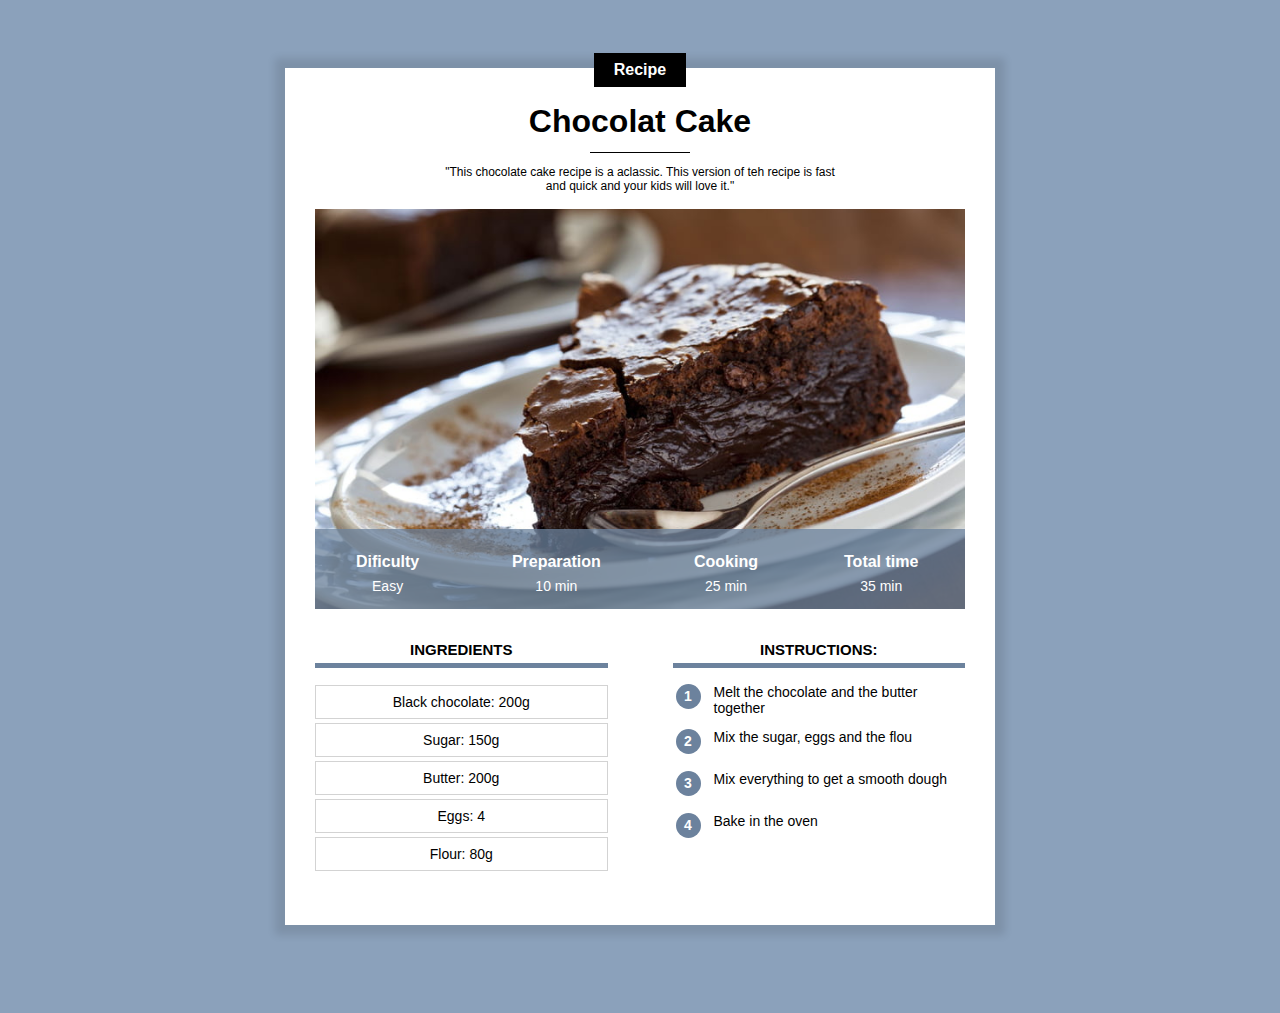
<file: index.html>
<!DOCTYPE html>
<html lang="en">
    <head>
        <title>Chocolate cake</title>
        <meta charset="UTF-8">
        <!-- CSS parte do código. usar o selector para selecionar qual parte do html gostaria de aplicar determinado stilo.-->
        <meta name="viewport" content="width=device-width, initial-scale=1.0">
        <link rel="stylesheet" href="recipe.css">
    </head>

    <body>    
        <div class="content">
            
            <div class="center category"> <!-- Possível associar multiplas classes a um elemento -->
                <p class="category">Recipe</p>
            </div>

            <h1>Chocolat Cake</h1>

            <div class="separator">
                
            </div>

            <div class="center">
                <p class="description">"This chocolate cake recipe is a aclassic. This version of teh recipe is fast and quick and your kids will love it."</p>
            </div>

            <div class="info">

                <img class="center info" src="cake.jpg">

                <table class="info" >
                    <tr>                
                        <th><b>Dificulty</b></th>
                        <th><b>Preparation</b></th>
                        <th><b>Cooking</b></th>
                        <th><b>Total time</b></th>
                    </tr>
                    <tr>
                        <td>Easy</td>
                        <td>10 min</td>
                        <td>25 min</td>
                        <td>35 min</td>
                    </tr>

                </table>
            </div>

            <div>
                <div class="col1 col">
                    <h2>Ingredients</h2>
                    
                    <div class="ingredients">
                        <p class="ingredlist">Black chocolate: 200g</p>
                        <p>Sugar: 150g</p>
                        <p>Butter: 200g</p>
                        <p>Eggs: 4</p>
                        <p>Flour: 80g</p>
                    </div>

                </div>

                <div class="col2 col">
                    <h2>Instructions:</h2>
                    
                    <table class="instructions"> <!-- Para configurar os números precisamos colocar cada número em um parágrafo, assim podemos formatar melhor so números.-->
                        <tr><td><p class="number">1</p></td><td class="instruction_step">Melt the chocolate and the butter together</td></tr>
                        <tr><td><p class="number">2</p></td><td class="instruction_step">Mix the sugar, eggs and the flou</td></tr>
                        <tr><td><p class="number">3</p></td><td class="instruction_step">Mix everything to get a smooth dough</td></tr>
                        <tr><td><p class="number">4</p></td><td class="instruction_step">Bake in the oven</td></tr>
                    </table>
                    
                </div> 
            </div>
        </div> 
    </body> 
</html>
</file>
<file: recipe.css>
* {/*isso seleciona todos os elementos e aplica as propriedades, carcterísticas mais gerais no começo
    pois o css se ajusta a ultima instrução dada.*/
    overflow: auto;
}

body{
    background-color: #8BA1BB;
    font-family: Arial, Helvetica, sans-serif;
    }

/* Assim o padrão é mobile. Em todos os sites o mobile deve ser o padrão,
pois é como a maioria das pessoas consomem conteúdo.*/
div.content{
    background-color: white;
    margin: 30px 8px 80px 8px;
    padding: 0px 8px 20px 8px ;
    /*min-width: 350px;*/
    /*overflow: auto;*/ /*Assim ele ajusta o tamanho ao conteúdo no caso de muitos ítens na tabela modo de preparo 
                    ou usamos o * para selecionar tudo. Está no final.*/
    box-shadow: 0px 0px 8px 10px rgba(0, 0, 0, 0.1);
    overflow: visible;
}
/*As margens acima podem ter 4 valores, começando do top, right, botton e left. como dei um valor só fica como se foesse geral.*/

h1 {
    text-align: center;
    margin-top: 30px;
    margin-bottom: 12px;
}

p.description{
    text-align: center;
    max-width: 400px;
    display:inline-block; /* block, inline, inline-blcok*/
    font-size: 12px;
}
p.category{
    background-color: black;
    color: white;
    display: inline-block;
    margin-top: -15px;
    font-weight: bold;
    font-size: 16px;
    padding: 8px 20px;
    margin-bottom: 0px; /* Não dá para colocar (margin botton -10 e -20 não muda muito)negativo e sobrepor outro div, precisa dar margem
                        negativa ao novo div onde o p category está lincado.*/
    

}

.center{
    width: 100%;
    text-align: center; /* dá para criar uma classe que é compartilhada com 
                        muitos outros elementos da página. e incluir essa classe concatenando elementos
                        semelhantes, para que em qq lugar da página em qq div possa ser compartilhado o mesmo. Agora só com o .center posso aplicar a qq objeto no parágrafo.*/
}

div.category{
    margin-bottom: -18px;
    overflow: visible;
}
/* comentário em css é assim */

div.separator{
    height: 1px;
    width: 100px;
    background-color: black;
    margin-left: auto;
    margin-right: auto;
}

div.info{
    position: relative;

}
/* PADRÃO MOBILE - TODOS OS TABLE INFO*/
table.info{
    position:absolute;
    bottom:0%;
    width: 100%;
    color: white;
    background-color: #6c829dc0;
    height: 50px;                
}

/* all the td of the table that has a info class */
table.info td{
    text-align: center;
    vertical-align: top;
    font-size: 12px;
}

table.info th{
    vertical-align: bottom;
    padding: 4px;
    font-size: 14px;
}

img.info{
    display: block;
    max-height: 400px;
    object-fit: cover;
    min-height: 200px;
    background-color: lightgray;
}

div.col{ /* agrupamos comandos comuns num estulo */
    width: 100%;
    margin-top: 20px;
}

div.col h2{
    text-align: center;
    text-transform: uppercase;
    font-size: 15px;
    border-bottom: 5px solid #6c829d;
    padding-bottom: 5px;
}

div.col1{
    display: inline-block;
    margin-bottom: 20px;
}

div.ingredients p {
    text-align: center;
    font-size: 14px;
    border: 1px solid lightgray;
    padding: 8px 0;
    margin-top: 4px;
    margin-bottom: 0;
}

table.instructions p.number{
    background-color: #6c829d;
    color: white;
    font-size: 14px;
    font-weight: bold;
    width: 25px;
    height: 25px;
    text-align: center;
    padding-top: 4px;
    box-sizing: border-box;
    border-radius: 50%;
    margin: 0;
}

table.instructions td.instruction_step{
    font-size: 14px;
    padding-left: 10px;
    padding-bottom: 10px;
}

table.instructions td{
    vertical-align: top;
}

table.instructions tr{ /* assim deixo a linha com um valor mínimo e não distorce o texto */
    height: 40px;
}

/* Adaptado para desktop. @media significa se a tela.... PARA evitar linhas de código
duplicadas tiramos os valores padrão, pode deixar na parte mobile mesmo e alteramos apenas
os valores específicos para a tela desktop ou a tela desejada.*/
@media only screen and (min-width: 768px) {
    div.content{
        margin: 60px 10% 80px 10%;
        padding: 0px 30px 30px 30px ;
        min-width: 350px;
    }
    table.info{
        height: 80px;                
    }
    
    /* all the td of the table that has a info class */
    table.info td{
        font-size: 14px;
    }
    
    table.info th{
        font-size: 16px;
    }
    
    div.col{ /* agrupamos comandos comuns num estulo */
        width: 45%;
    }
     
    div.col1{
        margin-right: 10%;
    }
    
    div.col2{
        float: right;
    }
}

/* Telas muito grandes */
@media only screen and (min-width: 900px) {
    div.content{
        margin-left:  auto;
        margin-right:  auto;
        width: 650px;
    }
}
</file>
